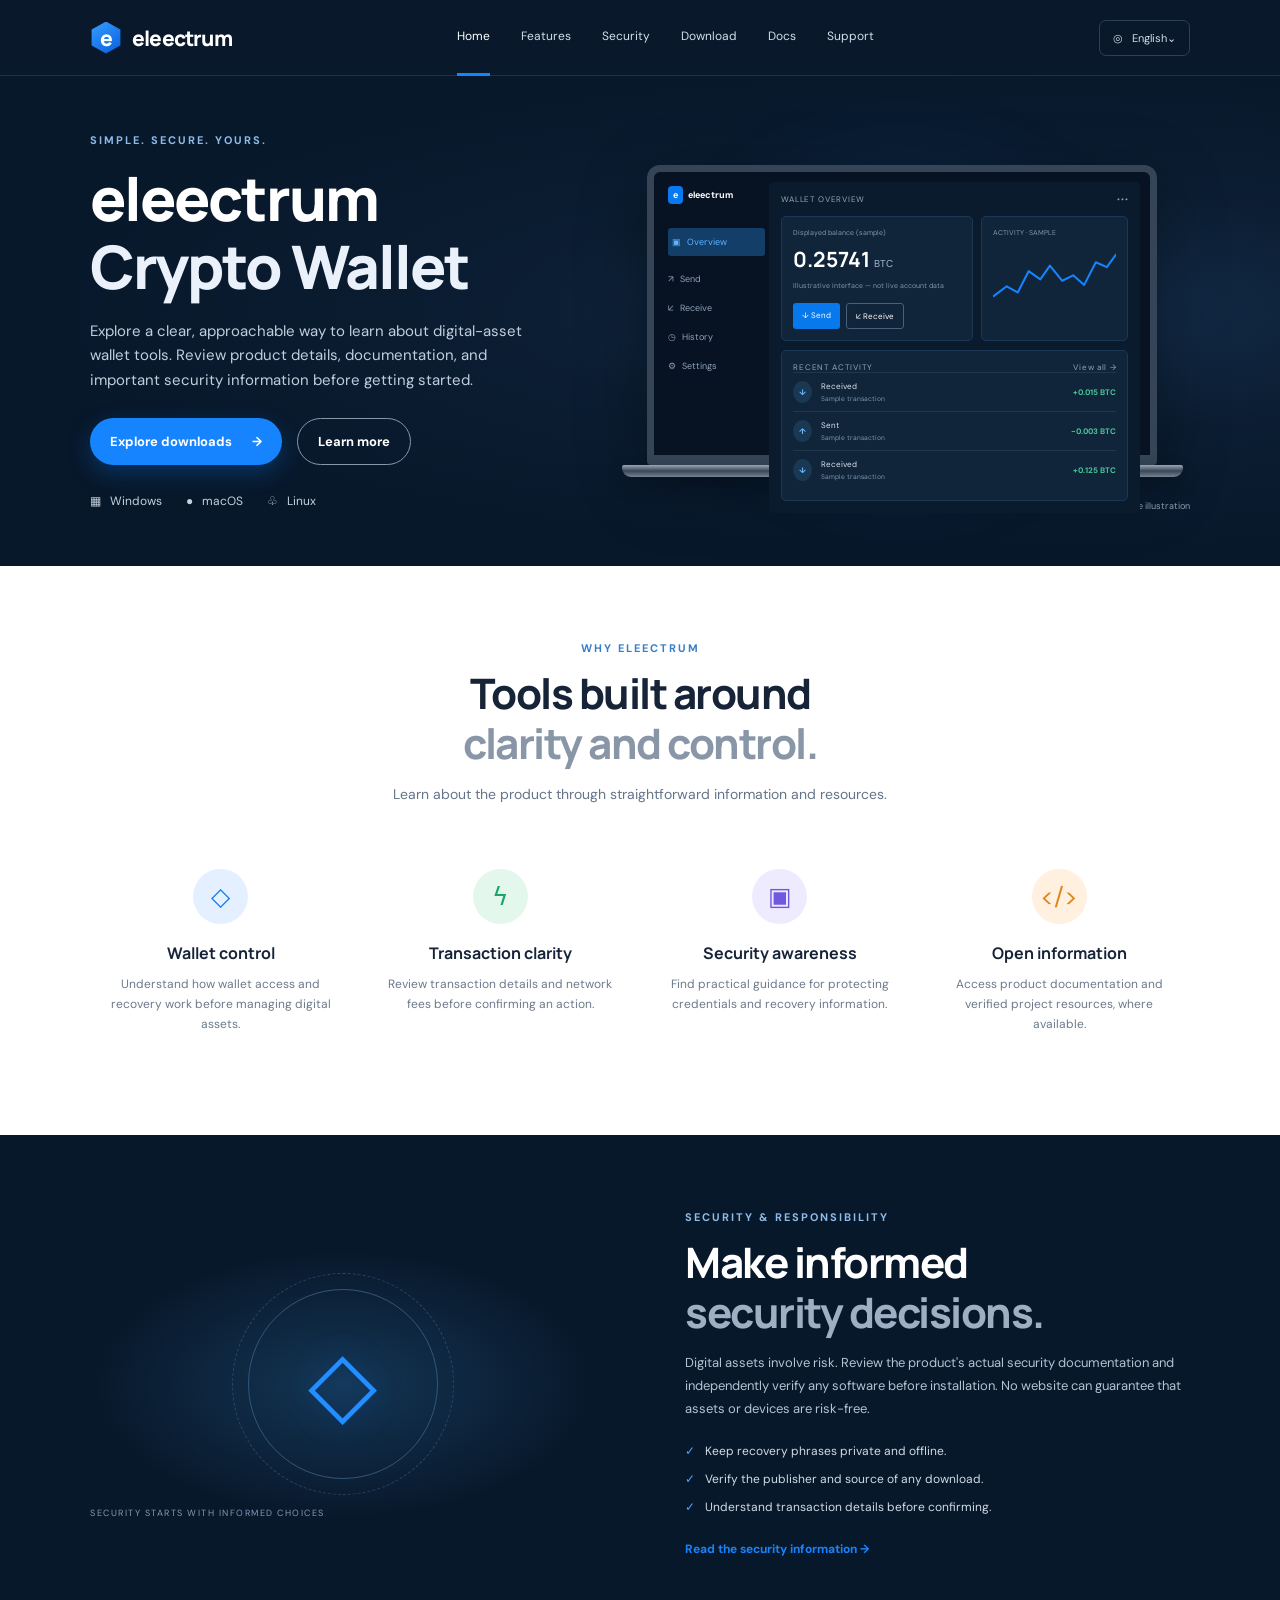
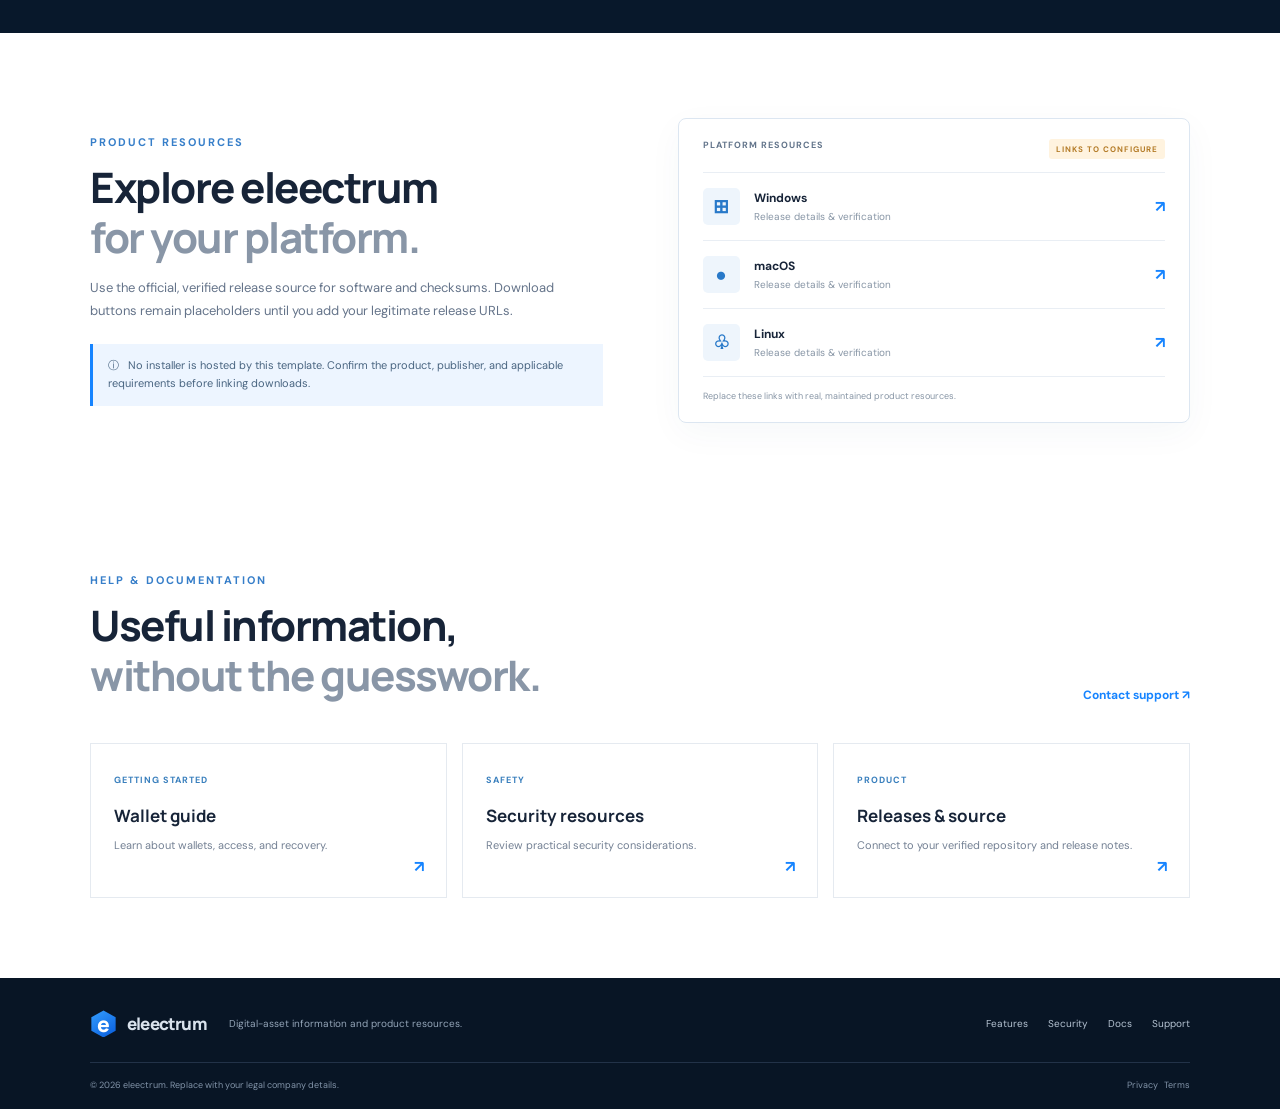
<file: index.html>
<!doctype html>
<html lang="en">
<head>
<meta charset="utf-8">
<meta name="viewport" content="width=device-width, initial-scale=1">
<meta name="description" content="eleectrum — company information and product resources.">
<title>eleectrum — Digital Assets, Your Way</title>
<link rel="stylesheet" href="style.css">
</head>
<body>
<header class="topbar">
  <a class="brand" href="#home" aria-label="eleectrum home"><span class="logo">e</span><span>eleectrum</span></a>
  <button class="menu" aria-expanded="false" aria-label="Open navigation">☰</button>
  <nav id="nav">
    <a class="active" href="#home">Home</a><a href="#features">Features</a><a href="#security">Security</a>
    <a href="#download">Download</a><a href="#docs">Docs</a><a href="#support">Support</a>
  </nav>
  <a class="language" href="#support">◎ &nbsp; English⌄</a>
</header>

<main>
<section class="hero" id="home">
 <div class="hero-inner">
  <div class="hero-copy">
   <div class="kicker">SIMPLE. SECURE. YOURS.</div>
   <h1>eleectrum<br><span>Crypto Wallet</span></h1>
   <p>Explore a clear, approachable way to learn about digital-asset wallet tools. Review product details, documentation, and important security information before getting started.</p>
   <div class="actions"><a class="btn primary" href="#download">Explore downloads <b>→</b></a><a class="btn outline" href="#features">Learn more</a></div>
   <div class="platforms"><span>▦ &nbsp; Windows</span><span>● &nbsp; macOS</span><span>♧ &nbsp; Linux</span></div>
  </div>
  <div class="visual" aria-label="Illustrative wallet dashboard">
   <div class="glow"></div><div class="laptop">
    <div class="screen">
     <aside><div class="mini-brand"><span class="tiny-logo">e</span> eleectrum</div><div class="side-active">▣ &nbsp; Overview</div><div>↗ &nbsp; Send</div><div>↙ &nbsp; Receive</div><div>◷ &nbsp; History</div><div>⚙ &nbsp; Settings</div></aside>
     <div class="dash">
      <div class="dash-head">WALLET OVERVIEW <span>•••</span></div>
      <div class="dash-grid"><div class="balance-box"><small>Displayed balance (sample)</small><strong>0.25741 <i>BTC</i></strong><small>Illustrative interface — not live account data</small><div class="fake-buttons"><span>↓ Send</span><span>↙ Receive</span></div></div><div class="chart-box"><small>ACTIVITY · SAMPLE</small><svg viewBox="0 0 180 85" aria-hidden="true"><path d="M0 65 L20 50 36 59 52 28 69 40 83 20 101 42 117 34 133 48 150 15 166 22 180 3" fill="none" stroke="#1684ff" stroke-width="3" stroke-linejoin="round"/></svg></div></div>
      <div class="transactions"><div class="dash-head">RECENT ACTIVITY <span>View all →</span></div><div class="tx"><b>↓</b><span>Received <small>Sample transaction</small></span><strong>+0.015 BTC</strong></div><div class="tx"><b>↑</b><span>Sent <small>Sample transaction</small></span><strong>-0.003 BTC</strong></div><div class="tx"><b>↓</b><span>Received <small>Sample transaction</small></span><strong>+0.125 BTC</strong></div></div>
     </div>
    </div><div class="laptop-base"></div>
   </div>
   <div class="visual-label">✦ &nbsp; Product interface illustration</div>
  </div>
 </div>
</section>

<section class="features section" id="features">
 <div class="section-title"><div class="kicker blue">WHY ELEECTRUM</div><h2>Tools built around<br><span>clarity and control.</span></h2><p>Learn about the product through straightforward information and resources.</p></div>
 <div class="feature-grid">
  <article><div class="icon blue-bg">◇</div><h3>Wallet control</h3><p>Understand how wallet access and recovery work before managing digital assets.</p></article>
  <article><div class="icon green-bg">ϟ</div><h3>Transaction clarity</h3><p>Review transaction details and network fees before confirming an action.</p></article>
  <article><div class="icon purple-bg">▣</div><h3>Security awareness</h3><p>Find practical guidance for protecting credentials and recovery information.</p></article>
  <article><div class="icon orange-bg">&lt;/&gt;</div><h3>Open information</h3><p>Access product documentation and verified project resources, where available.</p></article>
 </div>
</section>

<section class="security">
 <div class="security-inner section" id="security">
  <div class="security-art"><div class="security-orbit"></div><div class="security-symbol">◇</div><small>SECURITY STARTS WITH INFORMED CHOICES</small></div>
  <div><div class="kicker">SECURITY & RESPONSIBILITY</div><h2>Make informed<br><span>security decisions.</span></h2><p>Digital assets involve risk. Review the product's actual security documentation and independently verify any software before installation. No website can guarantee that assets or devices are risk-free.</p>
  <ul><li>Keep recovery phrases private and offline.</li><li>Verify the publisher and source of any download.</li><li>Understand transaction details before confirming.</li></ul><a class="inline-link" href="#docs">Read the security information →</a></div>
 </div>
</section>

<section class="download section" id="download">
 <div class="download-copy"><div class="kicker blue">PRODUCT RESOURCES</div><h2>Explore eleectrum<br><span>for your platform.</span></h2><p>Use the official, verified release source for software and checksums. Download buttons remain placeholders until you add your legitimate release URLs.</p><div class="notice">ⓘ &nbsp; No installer is hosted by this template. Confirm the product, publisher, and applicable requirements before linking downloads.</div></div>
 <div class="download-panel"><div class="panel-head">PLATFORM RESOURCES <span>LINKS TO CONFIGURE</span></div>
  <a class="platform-row" href="#docs"><b class="os">⊞</b><span><strong>Windows</strong><small>Release details & verification</small></span><b class="arrow">↗</b></a>
  <a class="platform-row" href="#docs"><b class="os">●</b><span><strong>macOS</strong><small>Release details & verification</small></span><b class="arrow">↗</b></a>
  <a class="platform-row" href="#docs"><b class="os">♧</b><span><strong>Linux</strong><small>Release details & verification</small></span><b class="arrow">↗</b></a>
  <div class="panel-foot">Replace these links with real, maintained product resources.</div>
 </div>
</section>

<section class="resources section" id="docs"><div class="resources-head"><div><div class="kicker blue">HELP & DOCUMENTATION</div><h2>Useful information,<br><span>without the guesswork.</span></h2></div><a class="inline-link" href="mailto:support@example.com" id="support">Contact support ↗</a></div>
 <div class="resource-grid"><a href="#security"><small>GETTING STARTED</small><h3>Wallet guide</h3><p>Learn about wallets, access, and recovery.</p><b>↗</b></a><a href="#security"><small>SAFETY</small><h3>Security resources</h3><p>Review practical security considerations.</p><b>↗</b></a><a href="#download"><small>PRODUCT</small><h3>Releases & source</h3><p>Connect to your verified repository and release notes.</p><b>↗</b></a></div>
</section>
</main>
<footer><div class="footer-main section"><a class="brand" href="#home"><span class="logo">e</span><span>eleectrum</span></a><p>Digital-asset information and product resources.</p><div class="footer-links"><a href="#features">Features</a><a href="#security">Security</a><a href="#docs">Docs</a><a href="mailto:support@example.com">Support</a></div></div>
<div class="footer-bottom section"><span>© <span id="year"></span> eleectrum. Replace with your legal company details.</span><span><a href="privacy.html">Privacy</a> &nbsp; <a href="terms.html">Terms</a></span></div></footer>
<script src="script.js"></script>
</body></html>
</file>
<file: style.css>
@import url('https://fonts.googleapis.com/css2?family=DM+Sans:wght@400;500;600;700&family=Manrope:wght@400;500;600;700;800&display=swap');
:root{--navy:#08182b;--navy2:#0d223a;--blue:#1684ff;--ink:#172438;--muted:#65748a;--line:#e5eaf0;--pale:#f3f7fc}
*{box-sizing:border-box}html{scroll-behavior:smooth}body{margin:0;font-family:'DM Sans',sans-serif;color:var(--ink)}a{text-decoration:none;color:inherit}.section{width:min(1100px,calc(100% - 48px));margin:auto}
.topbar{height:76px;background:#09182a;color:#fff;display:flex;align-items:center;justify-content:space-between;padding:0 max(24px,calc((100% - 1100px)/2));border-bottom:1px solid #203147;position:sticky;top:0;z-index:9}.brand{display:flex;align-items:center;gap:10px;font:800 21px Manrope,sans-serif;letter-spacing:-.8px}.logo{width:32px;height:32px;display:grid;place-items:center;background:linear-gradient(145deg,#36a0ff,#075bdc);clip-path:polygon(50% 0,95% 25%,95% 75%,50% 100%,5% 75%,5% 25%);font-size:21px;color:white}.topbar nav{display:flex;gap:31px;font-size:12px;color:#d5deea}.topbar nav a{padding:29px 0}.topbar nav a:hover,.topbar nav .active{color:white;border-bottom:3px solid var(--blue)}.language{font-size:11px;border:1px solid #2c4057;border-radius:7px;padding:10px 13px;color:#d5deea}.menu{display:none;background:none;border:0;color:white;font-size:24px}
.hero{background:radial-gradient(ellipse at 78% 48%,#142e4b 0%,#0b1d32 35%,#08182b 70%);color:#fff;overflow:hidden}.hero-inner{width:min(1100px,calc(100% - 48px));min-height:490px;margin:auto;display:grid;grid-template-columns: .92fr 1.08fr;align-items:center;gap:35px}.kicker{font-size:11px;letter-spacing:2px;font-weight:700;color:#8ebce9}.kicker.blue{color:#367ec9}.hero h1{font:800 clamp(40px,5vw,60px)/1.13 Manrope,sans-serif;letter-spacing:-2px;margin:18px 0}.hero h1 span{color:#eaf1fb}.hero-copy>p{font-size:15px;line-height:1.65;color:#c1cede;max-width:440px}.actions{display:flex;gap:15px;margin:25px 0}.btn{padding:14px 20px;border-radius:30px;font-size:13px;font-weight:700;display:inline-flex;gap:20px;align-items:center}.primary{background:var(--blue);color:white;box-shadow:0 8px 22px #0875e64a}.outline{border:1px solid #8798ac;color:#fff}.platforms{display:flex;gap:24px;font-size:12px;color:#c6d1de;margin-top:28px}.visual{height:390px;position:relative;display:grid;place-items:center}.glow{position:absolute;width:360px;height:300px;background:#0879f51a;filter:blur(45px);border-radius:50%}.laptop{width:100%;max-width:510px;position:relative;z-index:1}.screen{border:7px solid #354456;border-bottom-width:10px;border-radius:13px 13px 4px 4px;background:#071323;display:grid;grid-template-columns:105px 1fr;padding:10px;height:300px;box-shadow:0 20px 70px #0005}.screen aside{font-size:9px;color:#8fa2b8;display:flex;flex-direction:column;gap:17px;padding:4px}.mini-brand{color:#fff;font-weight:700;display:flex;align-items:center;gap:5px;margin-bottom:7px}.tiny-logo{background:#0879ee;border-radius:4px;padding:3px 5px}.side-active{background:#123e67;color:#60b4ff;padding:8px 4px;border-radius:3px}.dash{background:#0b1b2e;border-radius:5px;padding:12px;min-width:0}.dash-head{font-size:8px;letter-spacing:.7px;color:#91a5bb;display:flex;justify-content:space-between}.dash-grid{display:grid;grid-template-columns:1.3fr 1fr;gap:8px;margin-top:12px}.balance-box,.chart-box,.transactions{background:#10243a;border:1px solid #1d3854;border-radius:5px;padding:11px}.balance-box small,.chart-box small{display:block;color:#8297ae;font-size:7px}.balance-box strong{display:block;font:700 21px Manrope;color:#fff;margin:8px 0}.balance-box i{font:10px 'DM Sans';color:#a7bbd0}.fake-buttons{display:flex;gap:6px;margin-top:13px}.fake-buttons span{background:#0879ed;padding:7px 9px;border-radius:3px;font-size:8px}.fake-buttons span+span{background:transparent;border:1px solid #46617b}.chart-box svg{width:100%;margin-top:15px}.transactions{margin-top:9px}.tx{display:flex;align-items:center;gap:9px;border-top:1px solid #20364d;padding:8px 0;color:#dce6f1;font-size:8px}.tx>b{background:#1a3852;border-radius:50%;padding:6px;color:#6db7ff}.tx span{flex:1}.tx small{display:block;color:#8095aa;margin-top:3px}.tx strong{font-size:8px;color:#48c69a}.laptop-base{height:12px;background:linear-gradient(#9ba6b2,#394657 50%,#778391);width:110%;margin-left:-5%;border-radius:2px 2px 9px 9px;box-shadow:0 8px 18px #0004}.visual-label{position:absolute;bottom:4px;right:0;font-size:9px;color:#8fa4b9}
.features{padding-top:75px;padding-bottom:80px}.section-title{text-align:center;max-width:620px;margin:0 auto 42px}.section-title h2,.download h2,.resources h2,.security h2{font:750 clamp(30px,4vw,42px)/1.2 Manrope,sans-serif;letter-spacing:-1.5px;margin:13px 0}.section-title h2 span,.download h2 span,.resources h2 span{color:#8996a7}.section-title p{font-size:14px;color:var(--muted);line-height:1.7}.feature-grid{display:grid;grid-template-columns:repeat(4,1fr);gap:18px}.feature-grid article{text-align:center;padding:20px 17px}.icon{width:55px;height:55px;border-radius:50%;display:grid;place-items:center;margin:0 auto 18px;font-size:25px}.blue-bg{background:#e4f0ff;color:#167cf1}.green-bg{background:#e3f7ed;color:#18a66a}.purple-bg{background:#eeebff;color:#7059df}.orange-bg{background:#fff0df;color:#df861c}.feature-grid h3{font:700 16px Manrope;margin:0 0 10px}.feature-grid p{font-size:12px;line-height:1.7;color:#6c7a8c;margin:0}
.security{background:var(--navy);color:white}.security-inner{display:grid;grid-template-columns:1fr 1fr;gap:90px;align-items:center;padding-top:75px;padding-bottom:75px}.security h2 span{color:#9eafc3}.security-inner p{font-size:13px;line-height:1.8;color:#b4c2d2}.security-inner ul{padding:0;list-style:none;margin:22px 0}.security-inner li{font-size:12px;color:#d1dbe5;margin:12px 0}.security-inner li:before{content:'✓';color:#50a7ff;margin-right:10px}.inline-link{font-size:12px;font-weight:700;color:#1684ff}.security-art{height:270px;display:grid;place-items:center;position:relative;background:radial-gradient(ellipse,#143554,#08182b 70%)}.security-orbit{width:190px;height:190px;border:1px solid #31577a;border-radius:50%;outline:1px dashed #284866;outline-offset:15px}.security-symbol{position:absolute;font-size:90px;color:#258eff;text-shadow:0 0 35px #1684ff55}.security-art small{position:absolute;bottom:0;left:0;font-size:9px;letter-spacing:1.5px;color:#819bb6}
.download{padding-top:85px;padding-bottom:85px;display:grid;grid-template-columns:1fr 1fr;gap:75px;align-items:center}.download-copy>p{font-size:13px;line-height:1.8;color:var(--muted)}.notice{background:#edf5ff;border-left:3px solid #1684ff;padding:13px 15px;font-size:11px;line-height:1.6;color:#496581;margin-top:22px}.download-panel{border:1px solid #dce6f1;border-radius:8px;padding:20px 24px;box-shadow:0 10px 35px #1a42600a}.panel-head{display:flex;justify-content:space-between;gap:10px;font-size:9px;font-weight:700;letter-spacing:1px;color:#63758b;padding-bottom:13px}.panel-head span{color:#b47b27;background:#fff3df;padding:5px 7px;border-radius:3px;font-size:8px}.platform-row{display:flex;align-items:center;gap:14px;border-top:1px solid #e9eef4;padding:15px 0}.os{width:37px;height:37px;background:#eef5fc;border-radius:5px;display:grid;place-items:center;font-size:19px;color:#2879c9}.platform-row span{display:flex;flex-direction:column;gap:4px;flex:1}.platform-row strong{font-size:12px}.platform-row small{font-size:10px;color:#8795a5}.arrow{color:#1684ff}.panel-foot{border-top:1px solid #e9eef4;padding-top:13px;font-size:9px;color:#8795a5}
.resources{padding-top:65px;padding-bottom:80px}.resources-head{display:flex;justify-content:space-between;align-items:end;margin-bottom:30px}.resources-head .inline-link{margin-bottom:10px}.resource-grid{display:grid;grid-template-columns:repeat(3,1fr);gap:15px}.resource-grid a{position:relative;border:1px solid var(--line);padding:23px;background:#fff;min-height:155px;transition:transform .2s}.resource-grid a:hover{transform:translateY(-3px)}.resource-grid small{font-size:9px;letter-spacing:1px;color:#397fbd;font-weight:700}.resource-grid h3{font:700 17px Manrope;margin:16px 0 7px}.resource-grid p{font-size:11px;color:#748194}.resource-grid b{position:absolute;right:22px;bottom:20px;color:#1684ff}
footer{background:#081525;color:#d9e2ec;padding:32px 0 18px}.footer-main{display:flex;align-items:center;gap:22px;padding-bottom:25px}.footer-main .brand{font-size:17px}.footer-main .logo{width:27px;height:27px}.footer-main p{font-size:10px;color:#94a5b8;margin:0}.footer-links{margin-left:auto;display:flex;gap:20px;font-size:10px;color:#b5c3d2}.footer-bottom{border-top:1px solid #223248;padding-top:16px;display:flex;justify-content:space-between;gap:15px;font-size:9px;color:#8294a9}
@media(max-width:850px){.topbar nav{gap:15px}.language{display:none}.hero-inner{grid-template-columns:1fr;padding-top:55px}.visual{height:340px}.feature-grid{grid-template-columns:repeat(2,1fr)}.security-inner,.download{gap:35px}}
@media(max-width:600px){.section{width:calc(100% - 36px)}.topbar{height:66px;padding:0 18px}.menu{display:block}.topbar nav{display:none;position:absolute;top:65px;left:0;right:0;background:#09182a;padding:15px 20px 22px;flex-direction:column;gap:0}.topbar nav.open{display:flex}.topbar nav a{padding:13px 0;border:0}.topbar nav .active{border:0;color:#55aaff}.hero-inner{width:calc(100% - 36px);gap:10px}.hero h1{font-size:43px}.hero-copy>p{font-size:13px}.actions{flex-wrap:wrap}.visual{height:290px}.screen{height:245px;grid-template-columns:75px 1fr;padding:6px;border-width:5px}.screen aside{font-size:7px;gap:12px}.dash{padding:7px}.balance-box,.chart-box,.transactions{padding:7px}.balance-box strong{font-size:15px}.fake-buttons span{padding:5px}.tx{font-size:7px}.features{padding-top:55px;padding-bottom:55px}.feature-grid{gap:4px}.feature-grid article{padding:14px 8px}.feature-grid p{font-size:11px}.security-inner,.download{grid-template-columns:1fr;padding-top:55px;padding-bottom:55px}.security-art{height:210px}.resources-head{display:block}.resources-head .inline-link{display:inline-block;margin-top:10px}.resource-grid{grid-template-columns:1fr}.footer-main{flex-wrap:wrap}.footer-main p{width:100%;order:3}.footer-links{margin:0;flex-wrap:wrap}.footer-bottom{flex-direction:column;line-height:1.7}}
@media(prefers-reduced-motion:reduce){html{scroll-behavior:auto}*{transition:none!important}}
</file>
